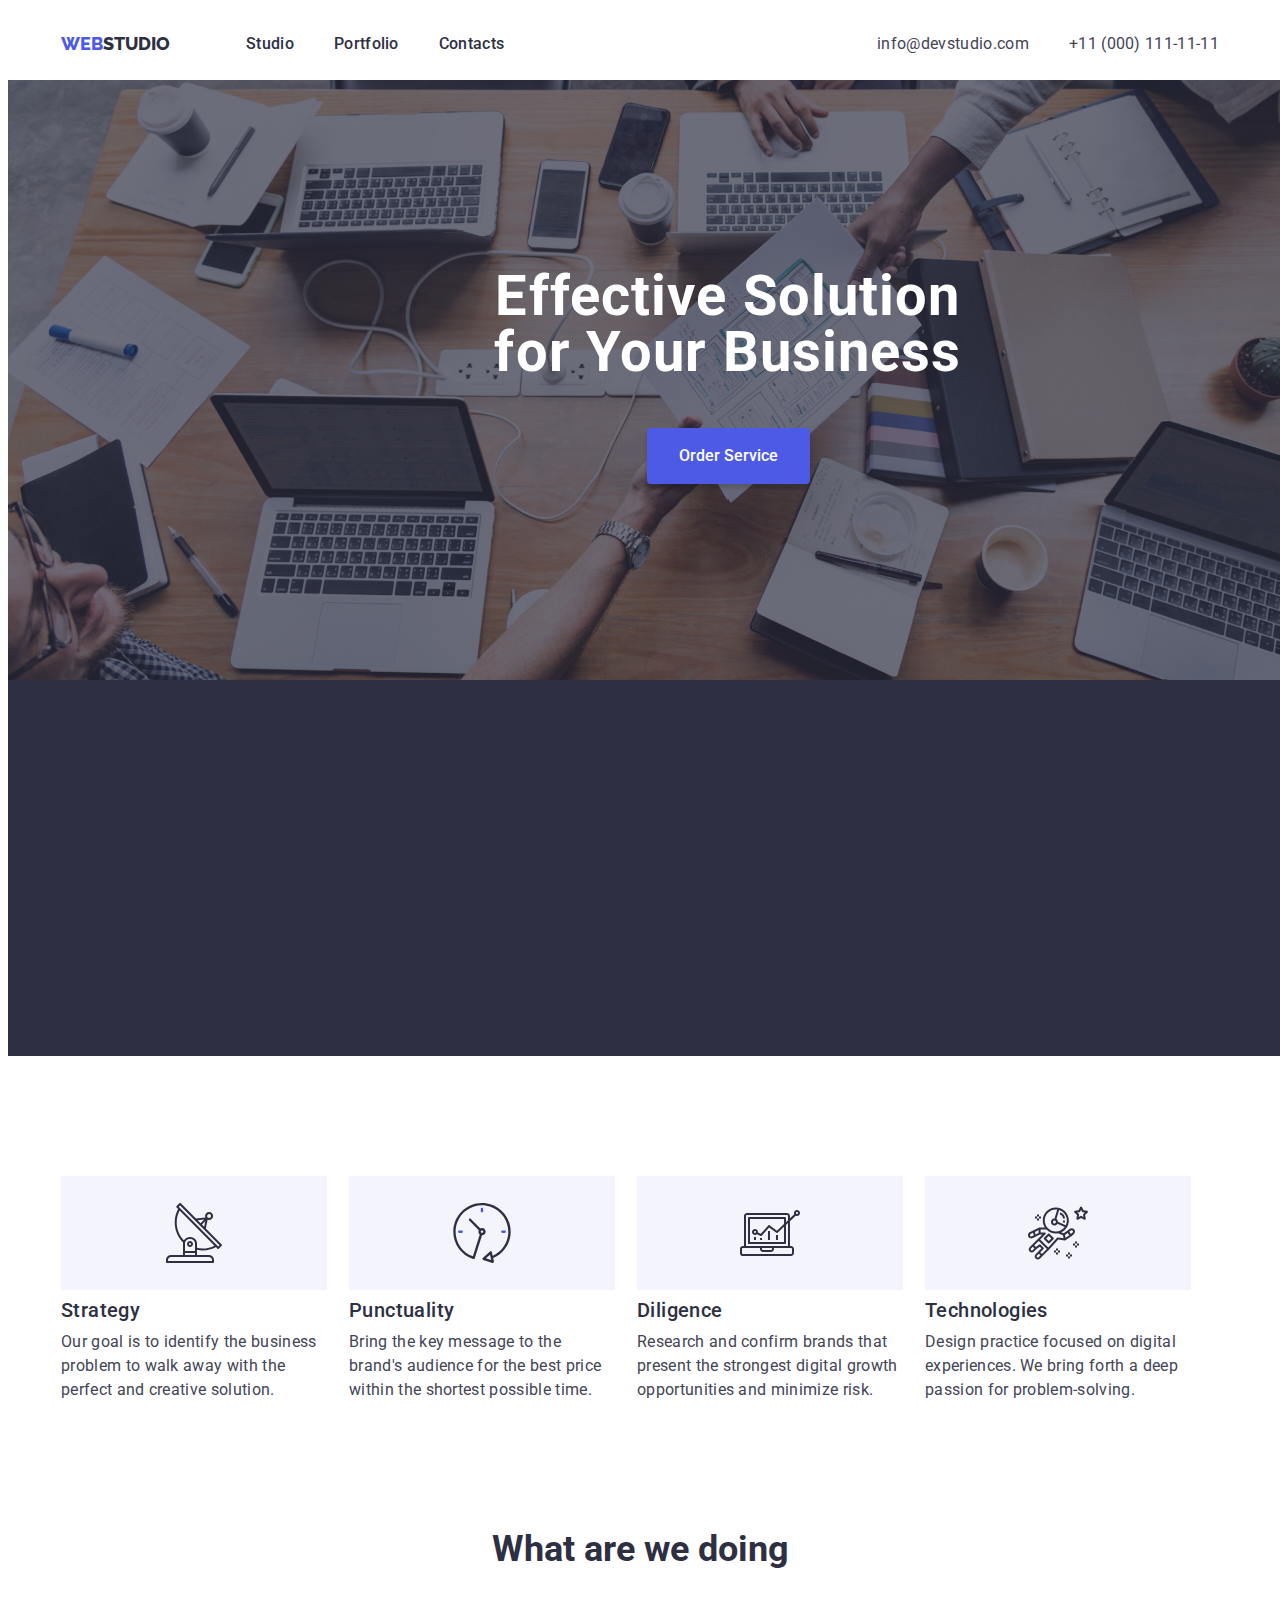
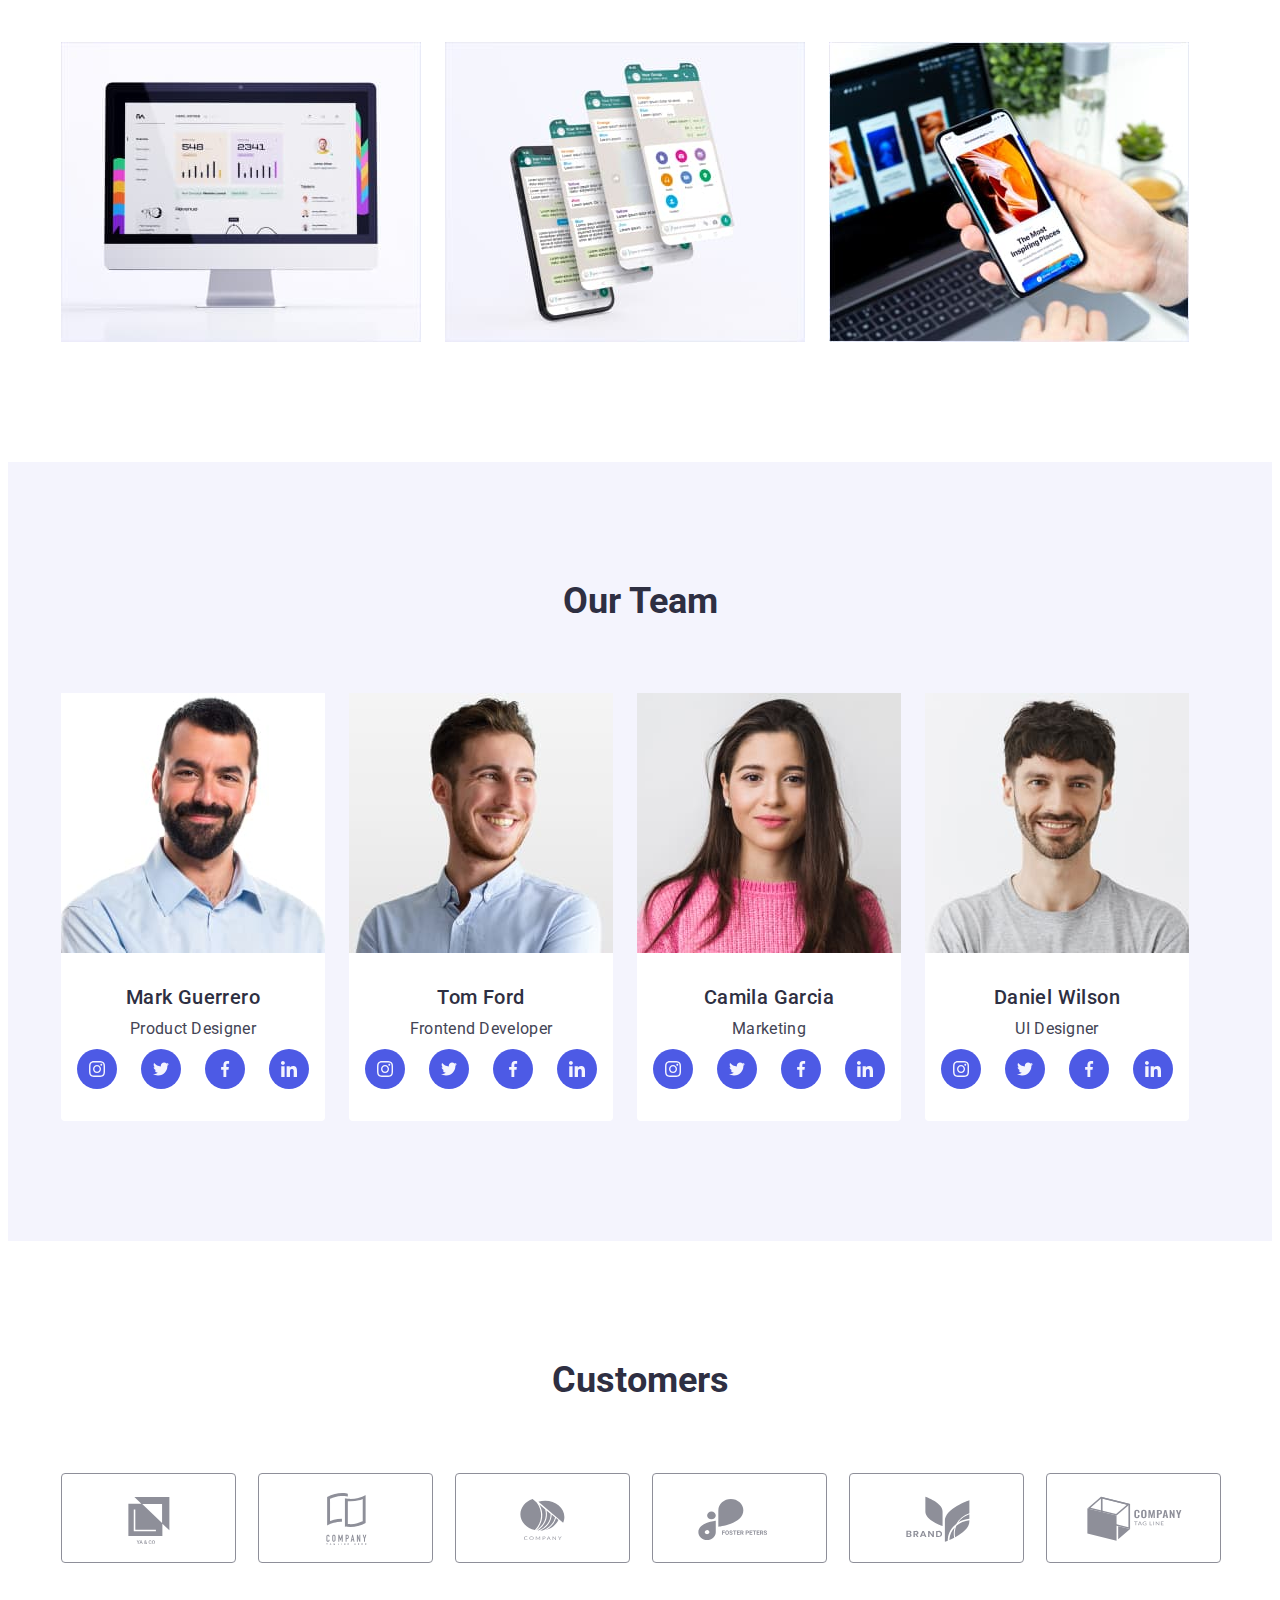
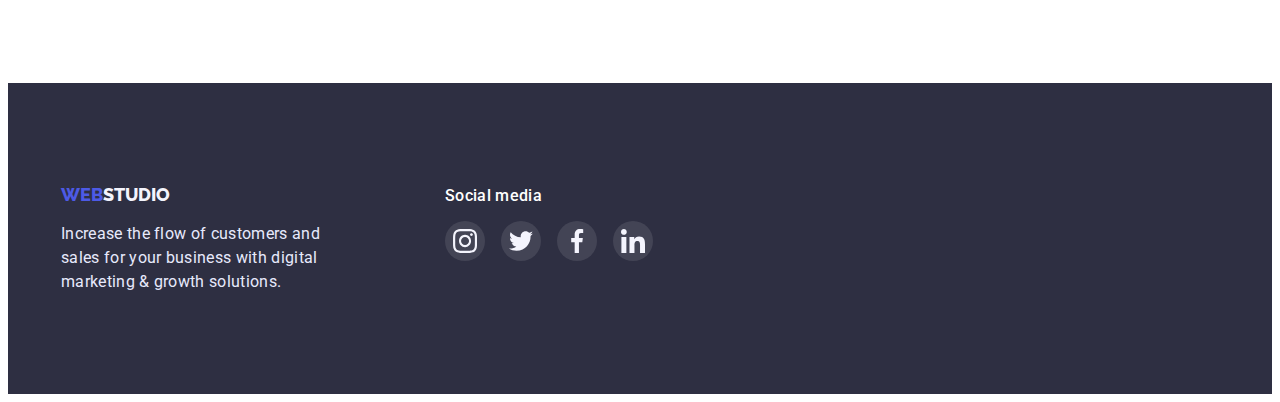
<file: index.html>
<!DOCTYPE html>
<html lang="en">
  <head>
    <meta charset="UTF-8" />
    <meta http-equiv="X-UA-Compatible" content="IE=edge" />
    <meta name="viewport" content="width=device-width, initial-scale=1.0" />
    <title>Document</title>
    <link
      href="https://fonts.googleapis.com/css2?family=Raleway:wght@800&family=Roboto:wght@400;500;700;900&display=swap"
      rel="stylesheet"
    />
    <link
      rel="stylesheet"
      href="https://cdnjs.cloudflare.com/ajax/libs/modern-normalize/1.1.0/modern-normalize.min.css"
      integrity="sha512-wpPYUAdjBVSE4KJnH1VR1HeZfpl1ub8YT/NKx4PuQ5NmX2tKuGu6U/JRp5y+Y8XG2tV+wKQpNHVUX03MfMFn9Q=="
      crossorigin="anonymous"
      referrerpolicy="no-referrer"
    />
    <link rel="stylesheet" href="./css/styles.css" />
  </head>
  <body>
    <header class="header">
      <div class="container header-container">
        <nav class="header-navigation">
          <a class="nav-logo link" href="./index.html"
            >Web<span class="second-part">Studio</span></a
          >
          <ul class="header-links list">
            <li class="nav-link link">
              <a href="./index.html" class="nav-link link"> Studio </a>
            </li>
            <li class="nav-link link">
              <a href="./portfolio.html" class="nav-link link">Portfolio</a>
            </li>
            <li class="nav-link link">
              <a href="./index.html" class="nav-link link">Contacts</a>
            </li>
          </ul>
        </nav>
        <address>
          <ul class="contact-links list">
            <li class="contact-link link">
              <a href="mailto:info@devstudio.com" class="contact-link link"
                >info@devstudio.com</a
              >
            </li>
            <li class="contact-link link">
              <a href="tel:+110001111111" class="contact-link link"
                >+11 (000) 111-11-11</a
              >
            </li>
          </ul>
        </address>
      </div>
    </header>
    <main>
      <section class="cover section">
        <div class="container">
          <h1 class="cover-title">Effective Solution for Your Business</h1>
          <button type="button" class="cover-button">Order Service</button>
        </div>
      </section>
      <section class="features section">
        <div class="container">
          <h2 class="visually-hidden">Our features</h2>
          <ul class="features-list list">
            <li class="features-item">
            <div class="content">
                            
                                <svg class="features-social-icon" width="60" height="64">
                                    <use href="./images/icons.svg#icon-antenna"></use>
                                </svg>
            </div>
              <h3 class="features-item section-suptitle">Strategy</h3>
              <p class="features-item section-text">
                Our goal is to identify the business problem to walk away with
                the perfect and creative solution.
              </p>
            </li>
            <li class="features-item">
              <div class="content">
                        
                            <svg class="features-social-icon" width="60" height="64">
                                <use href="./images/icons.svg#icon-clock"></use>
                            </svg>
              </div>
              <h3 class="features-item section-suptitle">Punctuality</h3>
                  <p class="features-item section-text">
                    Bring the key message to the brand's audience for the best price
                    within the shortest possible time.
                  </p>
            </li>

            <li class="features-item">
                <div class="content">
                
                                <svg class="features-social-icon" width="60" height="64">
                                    <use href="./images/icons.svg#icon-diagram"></use>
                                </svg>
            </div>
              <h3 class="features-item section-suptitle">Diligence</h3>
              <p class="features-item section-text">
                Research and confirm brands that present the strongest digital
                growth opportunities and minimize risk.
              </p>
            </li>

            <li class="features-item">
                <div class="content">
                                <svg class="features-social-icon" width="60" height="64">
                                    <use href="./images/icons.svg#icon-astronaut"></use>
                                </svg>
            </div>
              <h3 class="features-item section-suptitle">Technologies</h3>
              <p class="features-item section-text">
                Design practice focused on digital experiences. We bring forth a
                deep passion for problem-solving.
              </p>
            </li>
          </ul>
        </div>
      </section>
      <section class="services section">
        <div class="container">
          <h2 class="services-title section-title">What are we doing</h2>
          <ul class="title-list list">
            <li class="services-item box-first">
              <img src="./images/logo.jpg" alt="Computer" width="360" />
            </li>
            <li class="services-item box-first">
              <img src="./images/logo2.jpg" alt="Mobile Phones" width="360" />
            </li>
            <li class="services-item box-first">
              <img
                src="./images/logo3.jpg"
                alt="Mobile Phone and computer"
                width="360"
              />
            </li>
          </ul>
        </div>
      </section>
      <section class="team section">
        <div class="container">
          <h2 class="team-title section-title">Our Team</h2>
          <ul class="title-list list">
            <li class="team-item box-second">
              <img src="./images/img1.jpg" alt="employee1" width="264" />

              <div class="filling">
                <h3 class="team-item section-suptitle">Mark Guerrero</h3>
                <p class="team-text section-text">Product Designer</p>
                <ul class="team-soc-list list">
                  <li class="team-soc-item">
                    <a href="" class="team-soc-link link">
                      <svg class="team-soc-icon" width="16" height="16">
                        <use href="./images/icons.svg#icon-instagram"></use>
                      </svg>
                    </a>
                  </li>
                  <li class="team-soc-item">
                    <a href="" class="team-soc-link link">
                      <svg class="team-soc-icon" width="16" height="16">
                        <use href="./images/icons.svg#icon-twitter"></use>
                      </svg>
                    </a>
                  </li>
                  <li class="team-soc-item">
                    <a href="" class="team-soc-link link">
                        <svg class="team-soc-icon" width="16" height="16">
                            <use href="./images/icons.svg#icon-facebook" ></use>
                        </svg>
                    </a>
                  </li>
                  <li class="team-soc-item">
                    <a href="" class="team-soc-link link">
                        <svg class="team-soc-icon" width="16" height="16">
                            <use href="./images/icons.svg#icon-linkedin"></use>
                        </svg>
                    </a>
                  </li>
                </ul>
              </div>
            </li>
            <li class="team-item box-second">
              <img src="./images/img2.jpg" alt="employee2" width="264" />
              <div class="filling">
                <h3 class="team-item section-suptitle">Tom Ford</h3>
                <p class="team-text section-text">Frontend Developer</p>
                <ul class="team-soc-list list">
                    <li class="team-soc-item">
                        <a href=""class="team-soc-link link">
                            <svg class="team-soc-icon" width="16" height="16">
                                <use href="./images/icons.svg#icon-instagram"></use>
                            </svg>
                        </a>
                    </li>
                    <li class="team-soc-item">
                        <a href=""class="team-soc-link link">
                            <svg class="team-soc-icon" width="16" height="16">
                                <use href="./images/icons.svg#icon-twitter"></use>
                            </svg>
                        </a>
                    </li>
                    <li class="team-soc-item">
                        <a href=""class="team-soc-link link">
                            <svg class="team-soc-icon" width="16" height="16">
                                <use href="./images/icons.svg#icon-facebook"></use>
                            </svg>
                        </a>
                    </li>
                    <li class="team-soc-item">
                        <a href=""class="team-soc-link link">
                            <svg class="team-soc-icon" width="16" height="16">
                                <use href="./images/icons.svg#icon-linkedin"></use>
                            </svg>
                        </a>
                    </li>
                </ul>
              </div>
            </li>
            <li class="team-item box-second">
              <img src="./images/img3.jpg" alt="employee3" width="264" />
              <div class="filling">
                <h3 class="team-item section-suptitle">Camila Garcia</h3>
                <p class="team-text section-text">Marketing</p>
                <ul class="team-soc-list list">
                    <li class="team-soc-item">
                        <a href=""class="team-soc-link link">
                            <svg class="team-soc-icon" width="16" height="16">
                                <use href="./images/icons.svg#icon-instagram"></use>
                            </svg>
                        </a>
                    </li>
                    <li class="team-soc-item">
                        <a href=""class="team-soc-link link">
                            <svg class="team-soc-icon" width="16" height="16">
                                <use href="./images/icons.svg#icon-twitter"></use>
                            </svg>
                        </a>
                    </li>
                    <li class="team-soc-item">
                        <a href=""class="team-soc-link link">
                            <svg class="team-soc-icon" width="16" height="16">
                                <use href="./images/icons.svg#icon-facebook"></use>
                            </svg>
                        </a>
                    </li>
                    <li class="team-soc-item">
                        <a href=""class="team-soc-link link">
                            <svg class="team-soc-icon" width="16" height="16">
                                <use href="./images/icons.svg#icon-linkedin"></use>
                            </svg>
                        </a>
                    </li>
                    
                </ul>
              </div>
            </li>
            <li class="team-item box-second">
              <img src="./images/img4.jpg" alt="employee4" width="264" />
              <div class="filling">
                <h3 class="team-item section-suptitle">Daniel Wilson</h3>
                <p class="team-text section-text">UI Designer</p>
                <ul class="team-soc-list list">
                    <li class="team-soc-item">
                        <a href=""class="team-soc-link link">
                            <svg class="team-soc-icon" width="16" height="16">
                                <use href="./images/icons.svg#icon-instagram"></use>
                            </svg>
                        </a>
                    </li>
                    <li class="team-soc-item">
                        <a href=""class="team-soc-link link">
                            <svg class="team-soc-icon" width="16" height="16">
                                <use href="./images/icons.svg#icon-twitter"></use>
                            </svg>
                        </a>
                    </li>
                    <li class="team-soc-item">
                        <a href=""class="team-soc-link link">
                            <svg class="team-soc-icon" width="16" height="16">
                                <use href="./images/icons.svg#icon-facebook"></use>
                            </svg>
                        </a>
                    </li>
                    <li class="team-soc-item">
                        <a href=""class="team-soc-link link">
                            <svg class="team-soc-icon" width="16" height="16">
                                <use href="./images/icons.svg#icon-linkedin"></use>
                            </svg>
                        </a>
                    </li>
                </ul>
              </div>
            </li>
          </ul>
        </div>
      </section>
      <section class="customers">
        <div class="container">
            <h2 class="customers-title section-title">Customers</h2>
            <ul class="customers-list list">
                <li class="customers-item">
                    <a href="" class="customers-link link">
                        <svg class="customers-icon" width="104" height="56">
                                <use href="./images/icons.svg#icon-Logo6"></use>
                            </svg>
                    </a></li>
                <li class="customers-item">
                    <a href="" class="customers-link link">
                        <svg class="customers-icon" width="104" height="56">
                            <use href="./images/icons.svg#icon-Logo1"></use>
                        </svg>
                    </a></li>
                <li class="customers-item">
                    <a href="" class="customers-link link">
                        <svg class="customers-icon" width="104" height="56">
                            <use href="./images/icons.svg#icon-Logo2"></use>
                        </svg>
                    </a></li>
                <li class="customers-item">
                    <a href="" class="customers-link link">
                        <svg class="customers-icon" width="104" height="56">
                            <use href="./images/icons.svg#icon-Logo3"></use>
                        </svg>
                    </a></li>
                <li class="customers-item">
                    <a href="" class="customers-link link">
                        <svg class="customers-icon" width="104" height="56">
                            <use href="./images/icons.svg#icon-Logo4"></use>
                        </svg>
                    </a></li>
                <li class="customers-item">
                    <a href="" class="customers-link link">
                        <svg class="customers-icon" width="104" height="56">
                            <use href="./images/icons.svg#icon-Logo"></use>
                        </svg>
                    </a></li>
            </ul>

        </div>

      </section>
    </main>
    <footer class="footer section">

    
          <div class="container social">
            
            
            <div class="footer-first-part">
                <a class="nav-logo link" href="./index.html"
                  >Web<span class="other-part">Studio</span></a>
            
                  <p class="footer-text box-third">
                    Increase the flow of customers and sales for your business with
                    digital marketing & growth solutions.
            </div>
    <div class="footer-second-part">
        
        
            <h3 class="footer-second-part-title box-fourth">Social media</h2>
            <ul class="footer-second-part-list list">
                <li class="footer-second-part-item">
                    <a href="" class="footer-second-part-link link">
                    <svg class="footer-second-part-icon" width="24" height="24">
                        <use href="./images/icons.svg#icon-instagram" >
        
                        </use>
                    </svg>
                    </a>
                </li>
                <li class="footer-second-part-item">
                    <a href="" class="footer-second-part-link link">
                    <svg class="footer-second-part-icon" width="24" height="24">
                        <use href="./images/icons.svg#icon-twitter" >
        
                        </use>
                    </svg>
                    </a>
                </li>
                <li class="footer-second-part-item">
                    <a href="" class="footer-second-part-link link" >
                    <svg class="footer-second-part-icon" width="24" height="24">
                        <use href="./images/icons.svg#icon-facebook" >
        
                        </use>
                    </svg>
                    </a>
                </li>
                <li class="footer-second-part-item">
                    <a href="" class="footer-second-part-link link" >
                    <svg class="footer-second-part-icon" width="24" height="24">
                        <use href="./images/icons.svg#icon-linkedin" >
        
                        </use>
                    </svg>
                    </a>
                </li>
            </ul>
        
    
    </div>
    
        </div>
      </div>
    </footer>
  </body>
</html>
</file>
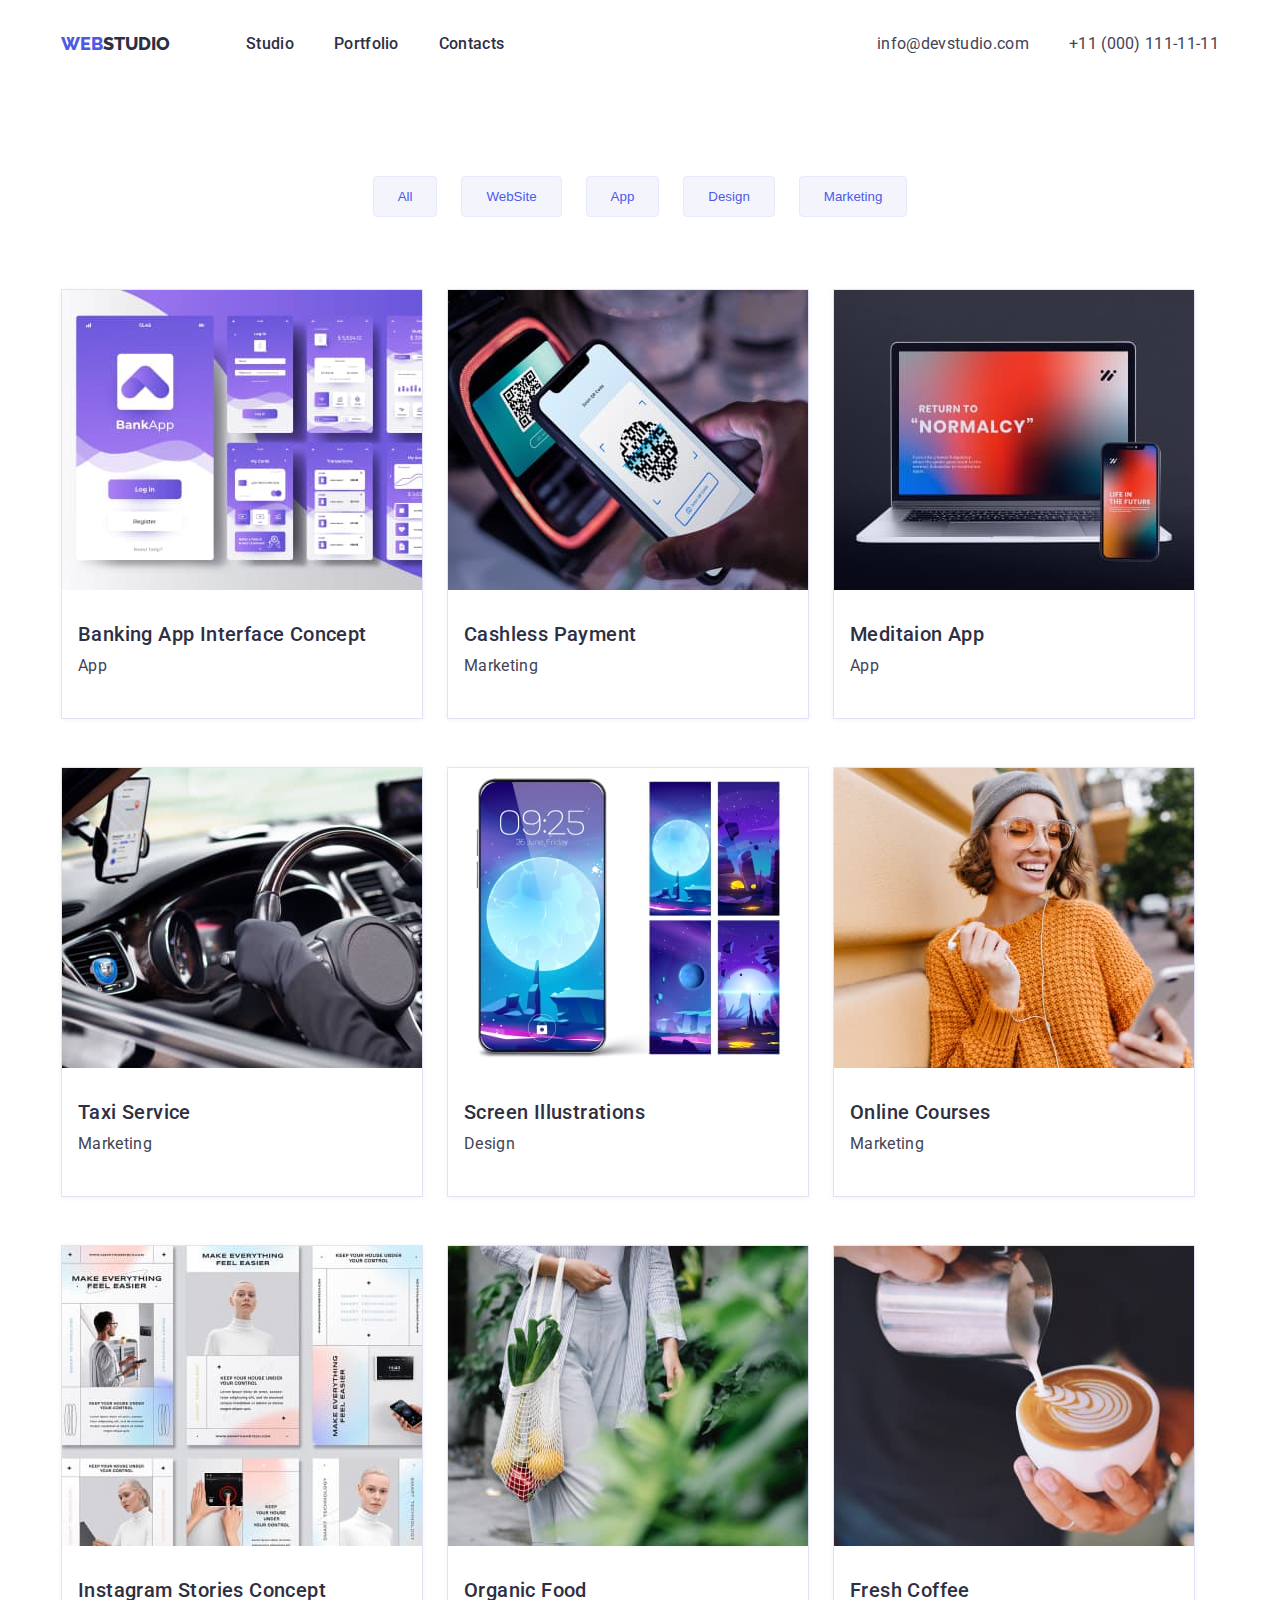
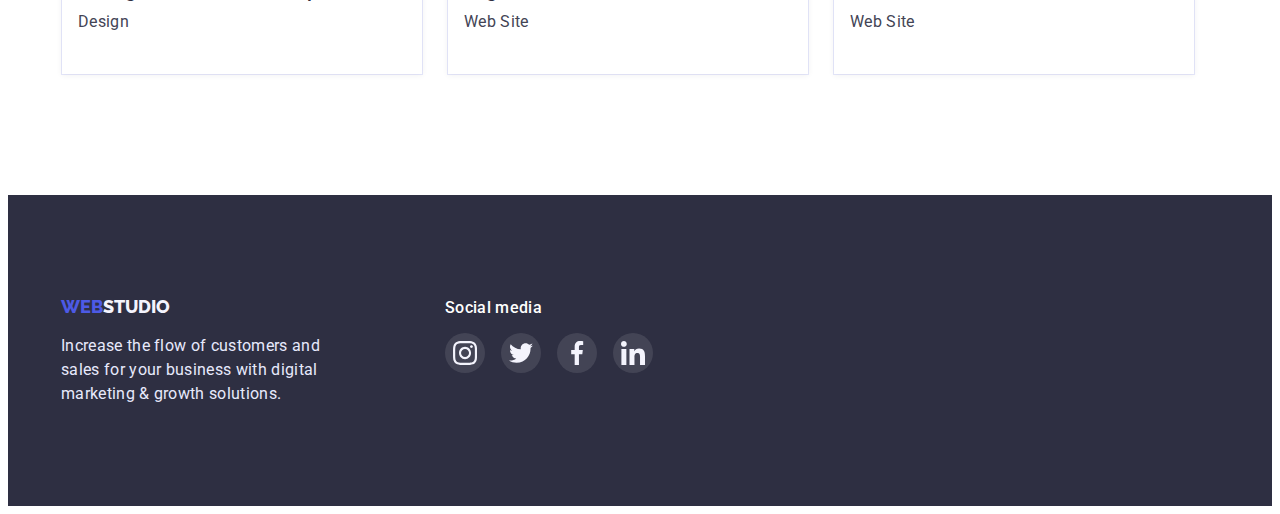
<file: portfolio.html>
<!DOCTYPE html>
<html lang="en">
  <head>
    <meta charset="UTF-8" />
    <meta http-equiv="X-UA-Compatible" content="IE=edge" />
    <meta name="viewport" content="width=device-width, initial-scale=1.0" />
    <title>Document</title>
    <link
      href="https://fonts.googleapis.com/css2?family=Raleway:wght@800&family=Roboto:wght@400;500;700;900&display=swap"
      rel="stylesheet"
    />
    <link rel="stylesheet" href="https://cdnjs.cloudflare.com/ajax/libs/modern-normalize/1.1.0/modern-normalize.min.css" integrity="sha512-wpPYUAdjBVSE4KJnH1VR1HeZfpl1ub8YT/NKx4PuQ5NmX2tKuGu6U/JRp5y+Y8XG2tV+wKQpNHVUX03MfMFn9Q==" crossorigin="anonymous" referrerpolicy="no-referrer" />
    <link rel="stylesheet" href="./css/styles.css" />
  </head>

  <body>
    <header class="header">
<div class="container header-container">
  <nav class="header-navigation">
        <a class="nav-logo link" href="./index.html"
          >Web<span class="second-part">Studio</span></a
        >
        <ul class="header-links list">
          <li class="nav-link link">
            <a href="./index.html" class="nav-link link">Studio</a>
          </li>
          <li class="nav-link link">
            <a href="./portfolio.html" class="nav-link link">Portfolio</a>
          </li>
          <li class="nav-link link">
            <a href="#" class="nav-link link">Contacts</a>
          </li>
        </ul>
      </nav>

      <address>
        <ul class="contact-links list">
          <li class="contact-link link">
            <a href="mailto:info@devstudio.com" class="contact-link link"
              >info@devstudio.com</a
            >
          </li>
          <li class="contact-link link">
            <a href="tel:+110001111111" class="contact-link link"
              >+11 (000) 111-11-11</a>
          </li>
        </ul>
      </address>
</div> 
    </header>
    <main>

  
        <section class="section portfolio">

        <div class="container">
          <h1 class="hero-title"></h1>
          <ul class="hero-list">
            <li><button type="button" class="hero-button">All</button></li>
            <li><button type="button" class="hero-button">WebSite</button></li>
            <li><button type="button" class="hero-button">App</button></li>
            <li><button type="button" class="hero-button">Design</button></li>
            <li><button type="button" class="hero-button">Marketing</button></li>
          </ul>
      
          <ul class="services-list">
            <li class="services-item box">
              <a href="" class="services-interactiv link" >
                <img src="./images/img.5.jpg" alt="Interface Concept" width="360" />
                
                <div class="services-content">
                  <h3 class="services section-suptitle">
                    Banking App Interface Concept
                  </h3>
                  <p class="services-item section-text">App</p>
                </div>
              </a>
            </li>
  
            <li class="services-item box">
              <a href="" class="services-interactiv link" >
                <img src="./images/img.6.jpg" alt="Phone" width="360" />
                <div class="services-content">
                  <h3 class="services section-suptitle">Cashless Payment</h3>
                  <p class="services-item section-text">Marketing</p>
                </div>
              </a>
            </li>
  
            <li class="services-item box">
              <a href="" class="services-interactiv link">
                <img 
                  src="./images/img.7.jpg"
                  alt="phone and computer"
                  width="360"
                />
                <div class="services-content">
                  <h3 class="services section-suptitle">Meditaion App</h3>
                  <p class="services-item section-text">App</p>
                </div>
              </a>
            </li>
            <li class="services-item box">
              <a href="" class="services-interactiv link" >
                <img  src="./images/img.8.jpg" alt="Taxi Service" width="360" />
                <div class="services-content">
                  <h3 class="services section-suptitle">Taxi Service</h3>
                  <p class="services-item section-text">Marketing</p>
                </div>
              </a>
            </li>
            <li class="services-item box">
              <a href="" class="services-interactiv link" >
                <img
                  src="./images/img.9.jpg"
                  alt="Screen Illustrations"
                  width="360"
                />
                <div class="services-content">
                  <h3 class="services section-suptitle">Screen Illustrations</h3>
                  <p class="services-item section-text">Design</p>
                </div>
              </a>
            </li>
            <li class="services-item box">
              <a href="" class="services-interactiv link">
                <img src="./images/img.10.jpg" alt="Girl and phone" width="360" />
                <div class="services-content">
                  <h3 class="services section-suptitle">Online Courses</h3>
                  <p class="services-item section-text">Marketing</p>
                </div>
              </a>
            </li>
            <li class="services-item box">
              <a href="" class="services-interactiv link" >
                <img
                  src="./images/img.11.jpg"
                  alt="Instagram Stories"
                  width="360"
                />
                <div class="services-content">
                  <h3 class="services section-suptitle">Instagram Stories Concept</h3>
                  <p class="services-item section-text">Design</p>
                </div>
              </a>
            </li>
            <li class="services-item box">
              <a href="" class="services-interactiv link" >
                <img src="./images/img.12.jpg" alt="Women and fruits" width="360" />
                <div class="services-content">
                  <h3 class="services section-suptitle">Organic Food</h3>
                  <p class="services-item section-text">Web Site</p>
                </div>
              </a>
            </li>
            <li class="services-item box">
              <a href="" class="services-interactiv link">
                <img src="./images/img.13.jpg" alt="Coffee" width="360" />
                <div class="services-content">
                  <h3 class="services section-suptitle">Fresh Coffee</h3>
                  <p class="services-item section-text">Web Site</p>
              
              </div>
              </a>
            </li>
          </ul>
        </div>
      </section>
    </main>
  
       <footer class="footer section">

    
          <div class="container social">
            
            
            <div class="footer-first-part">
                <a class="nav-logo link" href="./index.html"
                  >Web<span class="other-part">Studio</span></a>
            
                  <p class="footer-text box-third">
                    Increase the flow of customers and sales for your business with
                    digital marketing & growth solutions.
            </div>
    <div class="footer-second-part">
        
        
            <h3 class="footer-second-part-title box-fourth">Social media</h2>
            <ul class="footer-second-part-list list">
                <li class="footer-second-part-item">
                    <a href="" class="footer-second-part-link link">
                    <svg class="footer-second-part-icon" width="24" height="24">
                        <use href="./images/icons.svg#icon-instagram" >
        
                        </use>
                    </svg>
                    </a>
                </li>
                <li class="footer-second-part-item">
                    <a href="" class="footer-second-part-link link">
                    <svg class="footer-second-part-icon" width="24" height="24">
                        <use href="./images/icons.svg#icon-twitter" >
        
                        </use>
                    </svg>
                    </a>
                </li>
                <li class="footer-second-part-item">
                    <a href="" class="footer-second-part-link link" >
                    <svg class="footer-second-part-icon" width="24" height="24">
                        <use href="./images/icons.svg#icon-facebook" >
        
                        </use>
                    </svg>
                    </a>
                </li>
                <li class="footer-second-part-item">
                    <a href="" class="footer-second-part-link link" >
                    <svg class="footer-second-part-icon" width="24" height="24">
                        <use href="./images/icons.svg#icon-linkedin" >
        
                        </use>
                    </svg>
                    </a>
                </li>
            </ul>
        
    
    </div>
    
        </div>
      </div>
    </footer>
  </body>
</html>
</file>
<file: css/styles.css>
:root {
  --main-background-color: #ffffff;
  --cover-color: #ffffff;
  --primary-title-color: #2e2f42;
  --secondary-title-color: #434455;
  --accent-color: #4d5ae5;
  --hover-color: #404bbf;
  --content-color: #f4f4fd;
  --main-border-color: #e7e9fc;
  --secondary-border-color: #8e8f99;
}
body {
  font-family: Roboto, sans-serif;
  font-size: 16px;
  background-color: var(--main-background-color);
}
.section {
  padding-top: 120px;
  padding-bottom: 120px;
}
h1,
h2,
h3,
h4,
h5,
h6,
p {
  margin-top: 0;
  margin-bottom: 0;
}
ul {
  margin-top: 0;
  margin-bottom: 0;
  padding-left: 0;
}
address {
  font-style: normal;
}
button {
  cursor: pointer;
}
img {
  display: block;
  max-width: 100%;
  height: auto;
}
/* -----header---- */
.container {
  width: 1158px;
  padding-left: 15px;
  padding-right: 15px;
  margin-left: auto;
  margin-right: auto;
}
.header {
  padding-top: 24px;
  padding-bottom: 24px;
  border-bottom: 1px solid var(--botder-color);
}
.header-container {
  display: flex;
  align-items: center;
}
.header-navigation {
  display: flex;
  margin-right: auto;
}
.header-links {
  display: flex;
}
.contact-links {
  display: flex;
}
.nav-link {
  font-weight: 500;
  line-height: 1.5;
  letter-spacing: 0.02em;
  color: var(--primary-title-color);
}
.list {
  list-style: none;
}
.link {
  text-decoration: none;
}
.nav-logo {
  font-family: Raleway, sans-serif;
  font-weight: 800;
  font-size: 18px;
  line-height: 1.3;
  text-transform: uppercase;
  color: var(--accent-color);
  margin-right: 76px;
}
.second-part {
  color: var(--primary-title-color);
}
.contact-link {
  font-style: normal;
  line-height: 1.5;
  letter-spacing: 0.02em;
  color: var(--secondary-title-color);
}
.contact-link:not(:last-child) {
  margin-right: 40px;
}
.contact-link :hover,
.contact :focus {
  color: var(--accent-color);
}
.nav-link:hover,
.nav-link:focus {
  color: var(--accent-color);
}
.header-links :not(:last-child) {
  margin-right: 40px;
}
.header-link {
  color: var(--secondary-title-color);
}
/* ----hero----- */

.cover {
  background-color: var(--primary-title-color);
  padding-top: 188px;
  padding-bottom: 188px;
  text-align: center;
  margin: 0 auto;
  width: 1440px;
  height: 600px;
  background-image: linear-gradient(
      rgba(46, 47, 66, 0.7),
      rgba(46, 47, 66, 0.7)
    ),
    url(../images/people1.jpg);
  background-repeat: no-repeat;
}
.cover-title {
  width: 500px;
  margin-left: auto;
  margin-right: auto;
  font-size: 56px;
  line-height: 1;
  letter-spacing: 0.02em;
  color: var(--cover-color);
  margin-bottom: 48px;
  text-align: center;
}
.cover-button {
  border: none;
  padding: 16px 32px;
  font-family: inherit;
  font-weight: 500;
  font-size: 16px;
  line-height: 1.5;
  cursor: pointer;
  color: var(--cover-color);
  background-color: var(--accent-color);
  box-shadow: 0px 4px 4px rgba(0, 0, 0, 0.15);
  border-radius: 4px;
}
.cover-button:hover,
.cover-button:focus {
  background-color: var(--hover-color);
  box-shadow: 0px 4px 4px rgba(0, 0, 0, 0.15);
}
/* ----features---- */
.features {
  padding-bottom: 0;
}
.features-list {
  display: flex;
}
.features-item {
  width: 264px;
}
.features-item:not(:last-child) {
  margin-right: 24px;
}
.filling {
  margin-top: 32px;
  margin-bottom: 32px;
  text-align: center;
}
.visually-hidden {
  position: absolute;
  width: 1px;
  height: 1px;
  margin: -1px;
  border: 0;
  padding: 0;

  white-space: nowrap;
  clip-path: inset(100%);
  clip: rect(0 0 0 0);
  overflow: hidden;
}
/* .features-social-list {
  display: flex;
  justify-content: center;
  gap: 24px;
}
.features-social-item {
  width: 264px;
  height: 112px;
} */
.features-social-link {
}
.features-social-icon {
  fill: currentColor;
}
.content {
  width: 264px;
  height: 112px;
  background: var(--content-color);
  border: 1px solid var(--content-color);
  align-items: center;
  justify-content: center;
  margin-bottom: 8px;
  display: flex;
  color: var(--primary-title-color);
}

/* .features-social-icon:hover,
.features-social-icon:focus {
  border-color: var(--accent-color);
  color: var(--accent-color);
}
.content:hover,
.content:focus {
  border-color: var(--accent-color);
  color: var(--accent-color);
} */

.section-suptitle {
  font-weight: 500;
  font-size: 20px;
  line-height: 1.2;
  letter-spacing: 0.02em;
  color: var(--primary-title-color);
}
.section-text {
  line-height: 1.5;
  letter-spacing: 0.02em;
  margin-top: 8px;
  margin-bottom: 8px;
  color: var(--secondary-title-color);
}
.section-title {
  text-align: center;
  font-size: 36px;
  line-height: 1.1;
  color: var(--primary-title-color);
  margin-bottom: 72px;
}

.services-interactiv {
  width: 100%;
  display: block;
  height: 100%;
  box-shadow: 0px 1px 6px rgba(46, 47, 66, 0.08);
}
.services-interactiv:hover,
.services-interactiv:focus {
  box-shadow: 0px 1px 6px rgba(46, 47, 66, 0.08),
    0px 1px 1px rgba(46, 47, 66, 0.16), 0px 2px 1px rgba(46, 47, 66, 0.08);
}
.services-content {
  padding-top: 32px;
  padding-bottom: 32px;
  padding-left: 16px;
  text-align: left;
}
.services-list {
  list-style: none;
  display: flex;
  flex-wrap: wrap;
  row-gap: 48px;
  column-gap: 24px;
}
.features-list {
  list-style: none;
}
.box {
  width: 360px;
  border: 1px solid var(--main-border-color);
}
.box-second {
  width: 264px;
  border-radius: 0px 0px 4px 4px;
  border: 1px solid var(--botder-color);
  background-color: var(--main-background-color);
}
.box-second:not(:last-child) {
  margin-right: 24px;
}
.box-first {
  width: 360px;
  border: 1px solid var(--botder-color);
}
.box-first:not(:last-child) {
  margin-right: 24px;
}

.team {
  background-color: var(--content-color);
}
.title-list {
  list-style: none;
  display: flex;
}
.team-soc-list {
  display: flex;
  justify-content: center;
  gap: 24px;
}
.team-soc-item {
  width: 40px;
  height: 40px;
}
.team-soc-link {
  width: 100%;
  height: 100%;
  background-color: var(--accent-color);
  display: flex;
  align-items: center;
  justify-content: center;
  border-radius: 50%;
}
.team-soc-item :hover,
.team-soc-item :focus {
  background-color: var(--hover-color);
}
.customers {
  padding-top: 120px;
  padding-bottom: 120px;
}
.customers-list {
  display: flex;
  gap: 24px;
}
.customers-item {
  width: calc((100% - 120px) / 6);
}
.customers-link {
  width: 100%;
  height: 88px;
  border: 1px solid var(--secondary-border-color);
  border-radius: 4px;
  display: flex;
  align-items: center;
  justify-content: center;
  color: var(--secondary-border-color);
}

.customers-icon {
  fill: currentColor;
}
.customers-link:hover,
.customers-link:focus {
  color: var(--hover-color);
  border-color: var(--hover-color);
}

/* .customers-link:hover,
.customers-link:focus {
  border-color: var(--accent-color);
}
.customers-link:hover,
.customers-link:focus .customers-icon {
  fill: var(--accent-color);
}
 */

/* -------------HERO PORTFOLIO----------------- */
.hero-title {
  background-color: var(--main-background-color);
}
.pointer {
  cursor: pointer;
  color: var(--accent-color);
}
.button {
  display: flex;
}
.hero-button {
  border: none;
  padding: 12px 24px;
  cursor: pointer;
  background-color: var(--content-color);
  color: var(--accent-color);
  border: 1px solid var(--main-border-color);
  border-radius: 4px;
}

.hero-button:hover,
.hero-button:focus {
  background-color: var(--hover-color);
  color: var(--cover-color);
  box-shadow: 0px 3px 1px rgba(0, 0, 0, 0.1), 0px 2px 1px rgba(0, 0, 0, 0.08),
    0px 2px 2px rgba(0, 0, 0, 0.12);
}
.hero-list {
  list-style: none;
  margin-bottom: 72px;
  display: flex;
  gap: 24px;
  justify-content: center;
}

.portfolio {
  padding-top: 96px;
}

/* ---------FOOTER--------------- */
.footer {
  background-color: var(--primary-title-color);
  padding-top: 100px;
  padding-bottom: 100px;
  display: flex;
  align-items: baseline;
}
.footer .nav-logo {
  margin-right: 0;
}
.footer-first-part {
  margin-right: 120px;
}
.other-part {
  color: var(--content-color);
}
.footer-text {
  line-height: 1.5;
  letter-spacing: 0.02em;
  color: var(--main-border-color);
  margin-top: 16px;
}
.box-third {
  width: 264px;
}

.footer-second-part-title {
  color: var(--cover-color);
  text-align: left;
  margin-bottom: 16px;
}

.footer-second-part-list {
  display: flex;
  justify-content: center;
  gap: 16px;
}
.footer-second-part-item {
  width: 40px;
  height: 40px;
}
.footer-second-part-link:hover,
.footer-second-part-link:focus {
  background-color: #31d0aa;
}
.footer-second-part-link {
  width: 100%;
  height: 100%;
  display: block;
  display: flex;
  align-items: center;
  border-radius: 50%;
  justify-content: center;

  background-color: rgba(255, 255, 255, 0.1);
}
.footer-second-part-icon {
  fill: var(--content-color);
}
.box-fourth {
  font-weight: 500;
  font-size: 16px;
  line-height: 1, 5;
  letter-spacing: 0.02em;
}
.social {
  display: flex;
  align-items: baseline;
}
</file>
